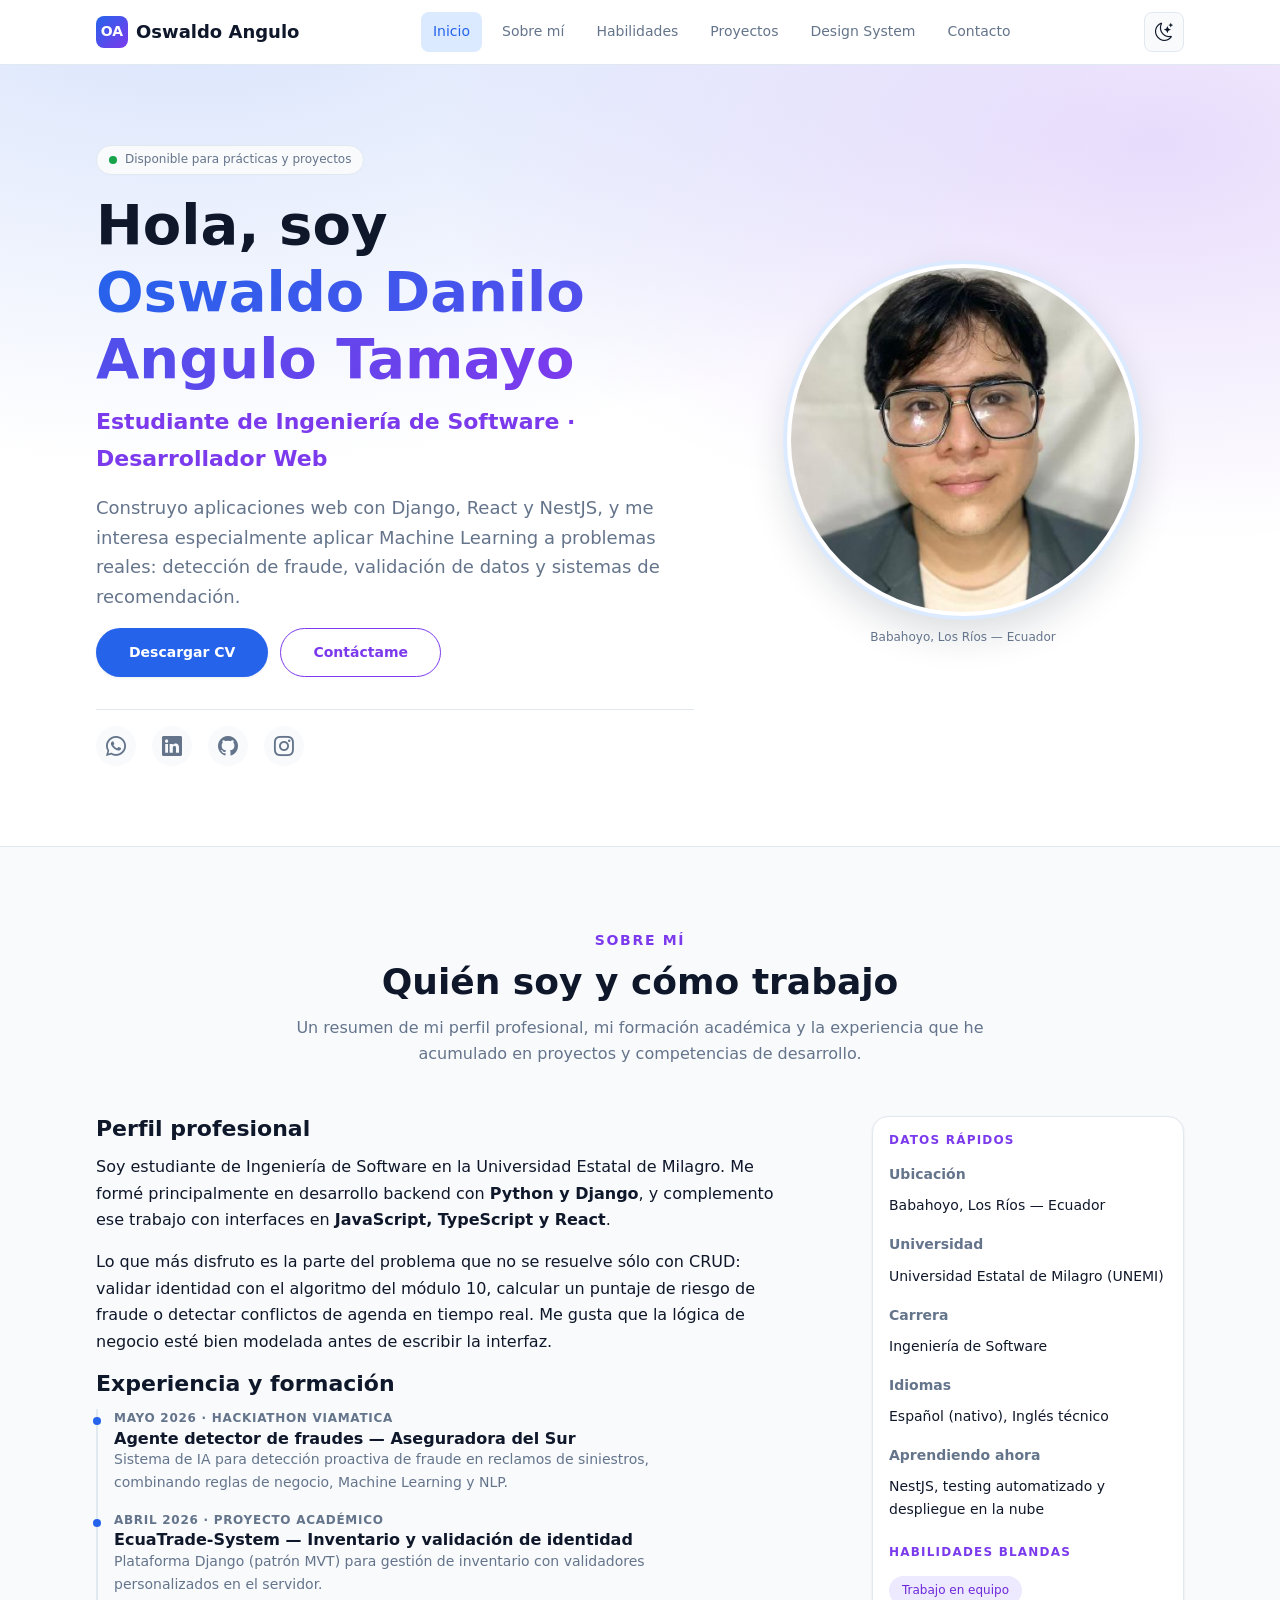
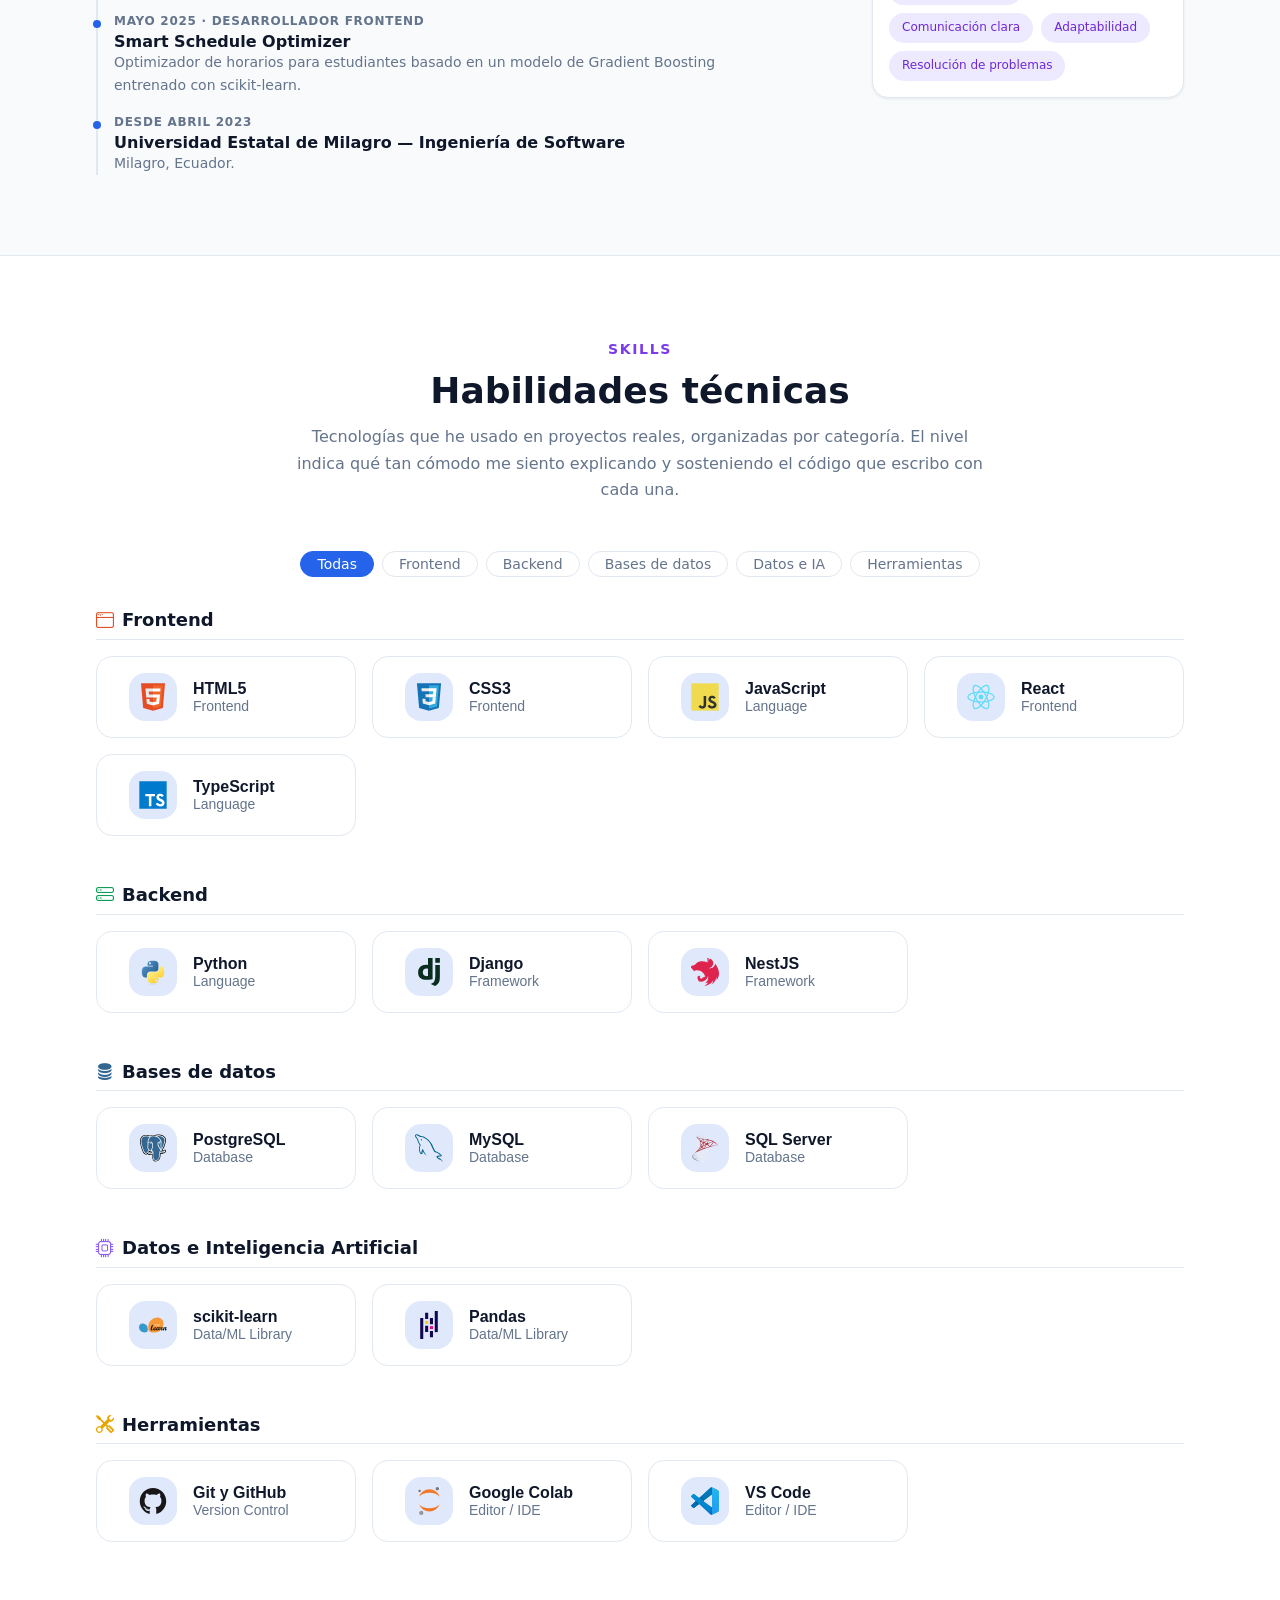
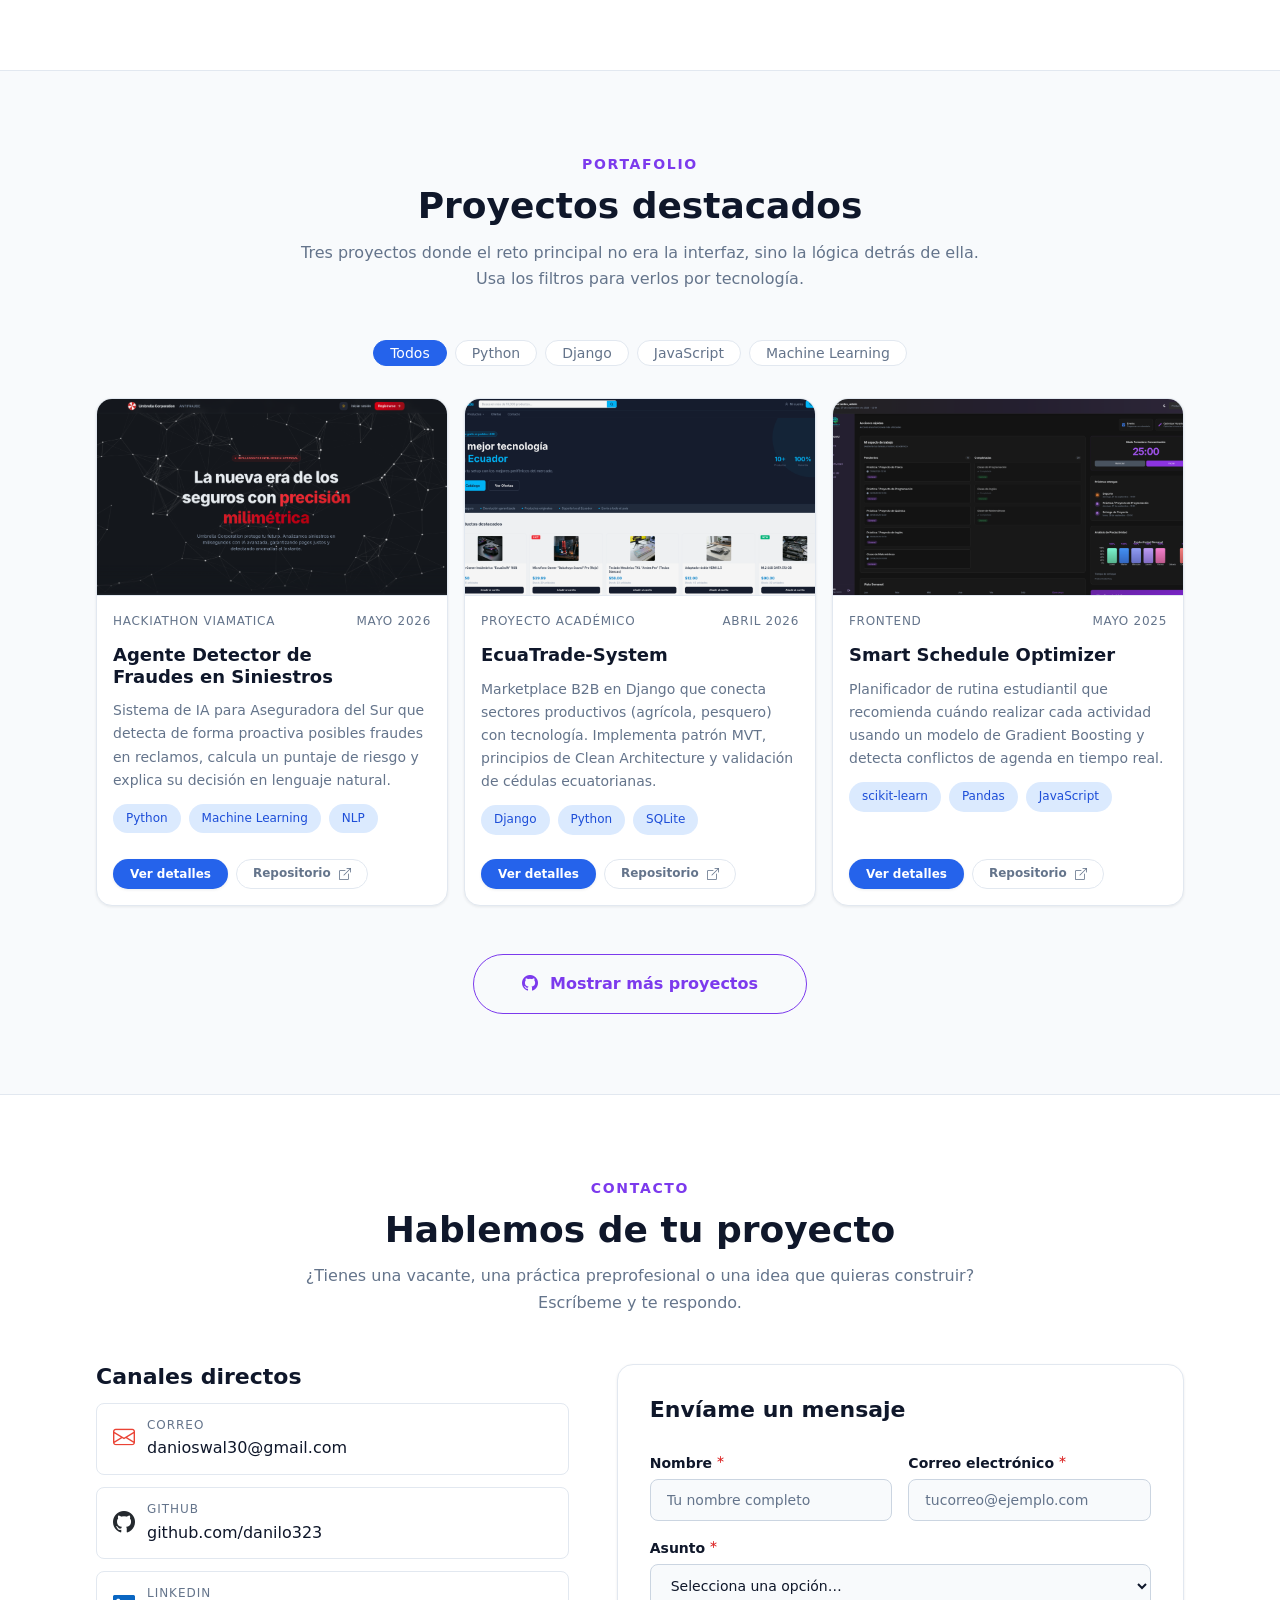
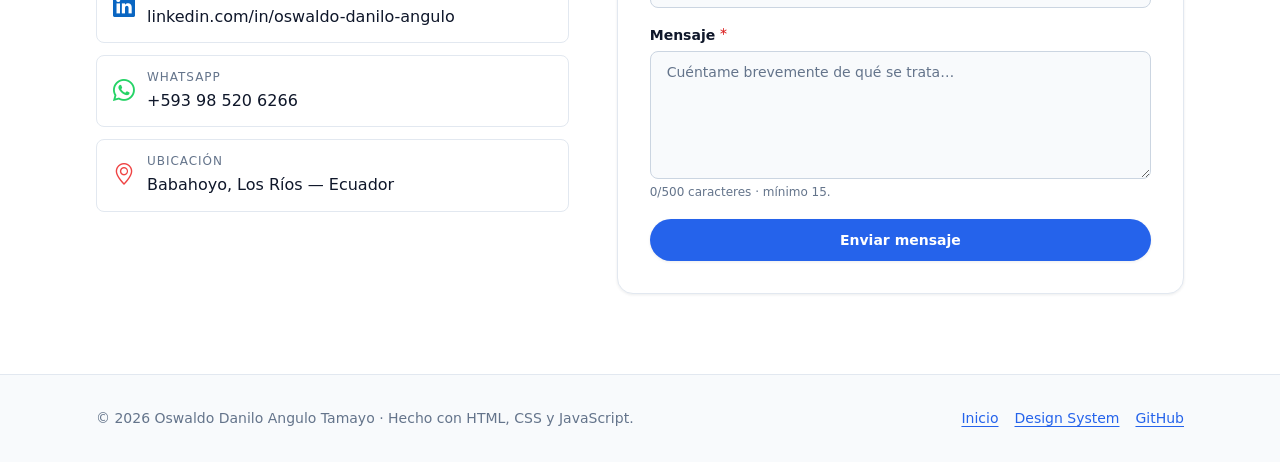
<file: index.html>
<!DOCTYPE html>
<html lang="es">
<head>
  <meta charset="UTF-8">
  <meta name="viewport" content="width=device-width, initial-scale=1.0">
  <meta name="description" content="Portafolio de Oswaldo Danilo Angulo Tamayo, estudiante de Ingeniería de Software y desarrollador web enfocado en Python, Django, JavaScript e Inteligencia Artificial aplicada.">
  <meta name="author" content="Oswaldo Danilo Angulo Tamayo">
  <meta name="theme-color" content="#2563eb">
  <title>Oswaldo Angulo · Desarrollador de Software</title>
  <link rel="icon" href="assets/img/favicon.svg" type="image/svg+xml">
  <link rel="stylesheet" href="assets/vendor/bootstrap-icons/bootstrap-icons.css">
  <link rel="stylesheet" href="css/styles.css">
</head>
<body>
  <a class="skip-link" href="#contenido">Saltar al contenido principal</a>

  <header class="header">
    <div class="container">
      <nav class="navbar" aria-label="Navegación principal">
        <a class="navbar__brand" href="#inicio">
          <span class="navbar__brand-mark" aria-hidden="true">OA</span>
          <span>Oswaldo Angulo</span>
        </a>

        <ul class="navbar__menu" id="nav-menu">
          <li><a class="navbar__link" href="#inicio">Inicio</a></li>
          <li><a class="navbar__link" href="#sobre-mi">Sobre mí</a></li>
          <li><a class="navbar__link" href="#habilidades">Habilidades</a></li>
          <li><a class="navbar__link" href="#proyectos">Proyectos</a></li>
          <li><a class="navbar__link" href="design-system.html">Design System</a></li>
          <li><a class="navbar__link" href="#contacto">Contacto</a></li>
        </ul>

        <div class="navbar__actions">
          <button class="icon-button" id="theme-toggle" type="button"
                  aria-label="Cambiar entre tema claro y oscuro" aria-pressed="false">
            <i class="bi bi-moon-stars" id="theme-icon" aria-hidden="true"></i>
          </button>
          <button class="icon-button navbar__toggle" id="nav-toggle" type="button"
                  aria-label="Abrir menú de navegación" aria-expanded="false" aria-controls="nav-menu">
            <i class="bi bi-list" aria-hidden="true"></i>
          </button>
        </div>
      </nav>
    </div>
  </header>

  <main id="contenido">

    <section class="hero" id="inicio">
      <div class="container">
        <div class="hero__grid">
          <div>
            <p class="hero__status">Disponible para prácticas y proyectos</p>
            <h1>Hola, soy <span class="text-gradient">Oswaldo Danilo Angulo Tamayo</span></h1>
            <p class="hero__role">Estudiante de Ingeniería de Software · Desarrollador Web</p>
            <p class="hero__lead">
              Construyo aplicaciones web con Django, React y NestJS, y me interesa especialmente
              aplicar Machine Learning a problemas reales: detección de fraude, validación de
              datos y sistemas de recomendación.
            </p>

            <div class="hero__actions">
              <a class="btn btn--primary" href="assets/pdf/cv.pdf" download>Descargar CV</a>
              <a class="btn btn--secondary" href="#contacto">Contáctame</a>
            </div>

            <div class="hero__social">
              <a href="https://wa.me/593985206266" aria-label="WhatsApp" target="_blank" rel="noopener noreferrer">
                <i class="bi bi-whatsapp" aria-hidden="true"></i>
              </a>
              <a href="https://www.linkedin.com/in/oswaldo-danilo-angulo-b00823311/" aria-label="LinkedIn" target="_blank" rel="noopener noreferrer">
                <i class="bi bi-linkedin" aria-hidden="true"></i>
              </a>
              <a href="https://github.com/danilo323" aria-label="GitHub" target="_blank" rel="noopener noreferrer">
                <i class="bi bi-github" aria-hidden="true"></i>
              </a>
              <a href="https://www.instagram.com/dany_iyyy/" aria-label="Instagram" target="_blank" rel="noopener noreferrer">
                <i class="bi bi-instagram" aria-hidden="true"></i>
              </a>
            </div>
          </div>

          <figure class="hero__figure">
            <img class="hero__avatar" src="assets/img/img_icon.jpeg"
                 alt="Avatar de Oswaldo Danilo Angulo Tamayo" width="320" height="320">
            <figcaption class="hero__figcaption">Babahoyo, Los Ríos — Ecuador</figcaption>
          </figure>
        </div>
      </div>
    </section>

    <section class="section section--alt" id="sobre-mi">
      <div class="container">
        <header class="section__header reveal">
          <p class="section__eyebrow">Sobre mí</p>
          <h2>Quién soy y cómo trabajo</h2>
          <p class="section__subtitle">
            Un resumen de mi perfil profesional, mi formación académica y la experiencia
            que he acumulado en proyectos y competencias de desarrollo.
          </p>
        </header>

        <div class="about__grid">
          <div class="reveal">
            <h3>Perfil profesional</h3>
            <p>
              Soy estudiante de Ingeniería de Software en la Universidad Estatal de Milagro.
              Me formé principalmente en desarrollo backend con <strong>Python y Django</strong>,
              y complemento ese trabajo con interfaces en <strong>JavaScript, TypeScript y React</strong>.
            </p>
            <p>
              Lo que más disfruto es la parte del problema que no se resuelve sólo con CRUD:
              validar identidad con el algoritmo del módulo 10, calcular un puntaje de riesgo
              de fraude o detectar conflictos de agenda en tiempo real. Me gusta que la lógica
              de negocio esté bien modelada antes de escribir la interfaz.
            </p>

            <h3>Experiencia y formación</h3>
            <ol class="timeline">
              <li class="timeline__item">
                <p class="timeline__date">Mayo 2026 · hackIAthon Viamatica</p>
                <h4 class="timeline__title">Agente detector de fraudes — Aseguradora del Sur</h4>
                <p class="timeline__desc">
                  Sistema de IA para detección proactiva de fraude en reclamos de siniestros,
                  combinando reglas de negocio, Machine Learning y NLP.
                </p>
              </li>
              <li class="timeline__item">
                <p class="timeline__date">Abril 2026 · Proyecto académico</p>
                <h4 class="timeline__title">EcuaTrade-System — Inventario y validación de identidad</h4>
                <p class="timeline__desc">
                  Plataforma Django (patrón MVT) para gestión de inventario con validadores
                  personalizados en el servidor.
                </p>
              </li>
              <li class="timeline__item">
                <p class="timeline__date">Mayo 2025 · Desarrollador Frontend</p>
                <h4 class="timeline__title">Smart Schedule Optimizer</h4>
                <p class="timeline__desc">
                  Optimizador de horarios para estudiantes basado en un modelo de
                  Gradient Boosting entrenado con scikit-learn.
                </p>
              </li>
              <li class="timeline__item">
                <p class="timeline__date">Desde abril 2023</p>
                <h4 class="timeline__title">Universidad Estatal de Milagro — Ingeniería de Software</h4>
                <p class="timeline__desc">Milagro, Ecuador.</p>
              </li>
            </ol>
          </div>

          <aside class="about__aside reveal" aria-label="Datos rápidos del perfil">
            <h3 class="about__aside-title">Datos rápidos</h3>
            <dl class="data-list">
              <dt>Ubicación</dt>
              <dd>Babahoyo, Los Ríos — Ecuador</dd>
              <dt>Universidad</dt>
              <dd>Universidad Estatal de Milagro (UNEMI)</dd>
              <dt>Carrera</dt>
              <dd>Ingeniería de Software</dd>
              <dt>Idiomas</dt>
              <dd>Español (nativo), Inglés técnico</dd>
              <dt>Aprendiendo ahora</dt>
              <dd>NestJS, testing automatizado y despliegue en la nube</dd>
            </dl>

            <h3 class="about__aside-title">Habilidades blandas</h3>
            <ul class="badge-list">
              <li><span class="badge badge--secondary">Trabajo en equipo</span></li>
              <li><span class="badge badge--secondary">Comunicación clara</span></li>
              <li><span class="badge badge--secondary">Adaptabilidad</span></li>
              <li><span class="badge badge--secondary">Resolución de problemas</span></li>
            </ul>
          </aside>
        </div>
      </div>
    </section>

    <section class="section" id="habilidades">
      <div class="container">
        <header class="section__header reveal">
          <p class="section__eyebrow">Skills</p>
          <h2>Habilidades técnicas</h2>
          <p class="section__subtitle">
            Tecnologías que he usado en proyectos reales, organizadas por categoría.
            El nivel indica qué tan cómodo me siento explicando y sosteniendo el código que escribo con cada una.
          </p>
        </header>

        <div class="filters" id="skill-filters" role="group" aria-label="Filtrar habilidades por categoría">
          <button class="filter-btn" type="button" data-filter="all" aria-pressed="true">Todas</button>
          <button class="filter-btn" type="button" data-filter="frontend" aria-pressed="false">Frontend</button>
          <button class="filter-btn" type="button" data-filter="backend" aria-pressed="false">Backend</button>
          <button class="filter-btn" type="button" data-filter="db" aria-pressed="false">Bases de datos</button>
          <button class="filter-btn" type="button" data-filter="ia" aria-pressed="false">Datos e IA</button>
          <button class="filter-btn" type="button" data-filter="tools" aria-pressed="false">Herramientas</button>
        </div>

        <div class="skills__group reveal" data-skill-category="frontend">
          <h3 class="skills__group-title"><i class="bi bi-window icon--frontend" aria-hidden="true"></i> Frontend</h3>
          <div class="skills__grid">
            <button class="skill-card" type="button" data-open-skill="html5">
              <span class="skill-card__icon"><img src="assets/vendor/devicon/html5-original.svg" alt="" width="24" height="24"></span>
              <span class="skill-card__info">
                <span class="skill-card__name">HTML5</span>
                <span class="skill-card__subtitle">Frontend</span>
              </span>
            </button>
            <button class="skill-card" type="button" data-open-skill="css3">
              <span class="skill-card__icon"><img src="assets/vendor/devicon/css3-original.svg" alt="" width="24" height="24"></span>
              <span class="skill-card__info">
                <span class="skill-card__name">CSS3</span>
                <span class="skill-card__subtitle">Frontend</span>
              </span>
            </button>
            <button class="skill-card" type="button" data-open-skill="javascript">
              <span class="skill-card__icon"><img src="assets/vendor/devicon/javascript-original.svg" alt="" width="24" height="24"></span>
              <span class="skill-card__info">
                <span class="skill-card__name">JavaScript</span>
                <span class="skill-card__subtitle">Language</span>
              </span>
            </button>
            <button class="skill-card" type="button" data-open-skill="react">
              <span class="skill-card__icon"><img src="assets/vendor/devicon/react-original.svg" alt="" width="24" height="24"></span>
              <span class="skill-card__info">
                <span class="skill-card__name">React</span>
                <span class="skill-card__subtitle">Frontend</span>
              </span>
            </button>
            <button class="skill-card" type="button" data-open-skill="typescript">
              <span class="skill-card__icon"><img src="assets/vendor/devicon/typescript-original.svg" alt="" width="24" height="24"></span>
              <span class="skill-card__info">
                <span class="skill-card__name">TypeScript</span>
                <span class="skill-card__subtitle">Language</span>
              </span>
            </button>
          </div>
        </div>

        <div class="skills__group reveal" data-skill-category="backend">
          <h3 class="skills__group-title"><i class="bi bi-hdd-stack icon--backend" aria-hidden="true"></i> Backend</h3>
          <div class="skills__grid">
            <button class="skill-card" type="button" data-open-skill="python">
              <span class="skill-card__icon"><img src="assets/vendor/devicon/python-original.svg" alt="" width="24" height="24"></span>
              <span class="skill-card__info">
                <span class="skill-card__name">Python</span>
                <span class="skill-card__subtitle">Language</span>
              </span>
            </button>
            <button class="skill-card" type="button" data-open-skill="django">
              <span class="skill-card__icon"><img src="assets/vendor/devicon/django-plain.svg" class="icon-invert-dark" alt="" width="24" height="24"></span>
              <span class="skill-card__info">
                <span class="skill-card__name">Django</span>
                <span class="skill-card__subtitle">Framework</span>
              </span>
            </button>
            <button class="skill-card" type="button" data-open-skill="nestjs">
              <span class="skill-card__icon"><img src="assets/vendor/devicon/nestjs-original.svg" alt="" width="24" height="24"></span>
              <span class="skill-card__info">
                <span class="skill-card__name">NestJS</span>
                <span class="skill-card__subtitle">Framework</span>
              </span>
            </button>
          </div>
        </div>

        <div class="skills__group reveal" data-skill-category="db">
          <h3 class="skills__group-title"><i class="bi bi-database-fill icon--db" aria-hidden="true"></i> Bases de datos</h3>
          <div class="skills__grid">
            <button class="skill-card" type="button" data-open-skill="postgresql">
              <span class="skill-card__icon"><img src="assets/vendor/devicon/postgresql-original.svg" alt="" width="24" height="24"></span>
              <span class="skill-card__info">
                <span class="skill-card__name">PostgreSQL</span>
                <span class="skill-card__subtitle">Database</span>
              </span>
            </button>
            <button class="skill-card" type="button" data-open-skill="mysql">
              <span class="skill-card__icon"><img src="assets/vendor/devicon/mysql-original.svg" alt="" width="24" height="24"></span>
              <span class="skill-card__info">
                <span class="skill-card__name">MySQL</span>
                <span class="skill-card__subtitle">Database</span>
              </span>
            </button>
            <button class="skill-card" type="button" data-open-skill="sqlserver">
              <span class="skill-card__icon"><img src="assets/vendor/devicon/microsoftsqlserver-original.svg" alt="" width="24" height="24"></span>
              <span class="skill-card__info">
                <span class="skill-card__name">SQL Server</span>
                <span class="skill-card__subtitle">Database</span>
              </span>
            </button>
          </div>
        </div>

        <div class="skills__group reveal" data-skill-category="ia">
          <h3 class="skills__group-title"><i class="bi bi-cpu icon--ia" aria-hidden="true"></i> Datos e Inteligencia Artificial</h3>
          <div class="skills__grid">
            <button class="skill-card" type="button" data-open-skill="scikitlearn">
              <span class="skill-card__icon"><img src="assets/vendor/devicon/scikitlearn-original.svg" alt="" width="24" height="24"></span>
              <span class="skill-card__info">
                <span class="skill-card__name">scikit-learn</span>
                <span class="skill-card__subtitle">Data/ML Library</span>
              </span>
            </button>
            <button class="skill-card" type="button" data-open-skill="pandas">
              <span class="skill-card__icon"><img src="assets/vendor/devicon/pandas-original.svg" alt="" width="24" height="24"></span>
              <span class="skill-card__info">
                <span class="skill-card__name">Pandas</span>
                <span class="skill-card__subtitle">Data/ML Library</span>
              </span>
            </button>

          </div>
        </div>

        <div class="skills__group reveal" data-skill-category="tools">
          <h3 class="skills__group-title"><i class="bi bi-tools icon--tools" aria-hidden="true"></i> Herramientas</h3>
          <div class="skills__grid">
            <button class="skill-card" type="button" data-open-skill="git">
              <span class="skill-card__icon"><img src="assets/vendor/devicon/github-original.svg" class="icon-invert-dark" alt="" width="24" height="24"></span>
              <span class="skill-card__info">
                <span class="skill-card__name">Git y GitHub</span>
                <span class="skill-card__subtitle">Version Control</span>
              </span>
            </button>
            <button class="skill-card" type="button" data-open-skill="colab">
              <span class="skill-card__icon"><img src="assets/vendor/devicon/jupyter-original.svg" alt="" width="24" height="24"></span>
              <span class="skill-card__info">
                <span class="skill-card__name">Google Colab</span>
                <span class="skill-card__subtitle">Editor / IDE</span>
              </span>
            </button>
            <button class="skill-card" type="button" data-open-skill="vscode">
              <span class="skill-card__icon"><img src="assets/vendor/devicon/vscode-original.svg" alt="" width="24" height="24"></span>
              <span class="skill-card__info">
                <span class="skill-card__name">VS Code</span>
                <span class="skill-card__subtitle">Editor / IDE</span>
              </span>
            </button>
          </div>
        </div>
      </div>
    </section>

    <section class="section section--alt" id="proyectos">
      <div class="container">
        <header class="section__header reveal">
          <p class="section__eyebrow">Portafolio</p>
          <h2>Proyectos destacados</h2>
          <p class="section__subtitle">
            Tres proyectos donde el reto principal no era la interfaz, sino la lógica detrás de ella.
            Usa los filtros para verlos por tecnología.
          </p>
        </header>

        <div class="filters" id="project-filters" role="group" aria-label="Filtrar proyectos por tecnología">
          <button class="filter-btn" type="button" data-filter="all" aria-pressed="true">Todos</button>
          <button class="filter-btn" type="button" data-filter="python" aria-pressed="false">Python</button>
          <button class="filter-btn" type="button" data-filter="django" aria-pressed="false">Django</button>
          <button class="filter-btn" type="button" data-filter="javascript" aria-pressed="false">JavaScript</button>
          <button class="filter-btn" type="button" data-filter="ml" aria-pressed="false">Machine Learning</button>
        </div>

        <div class="projects__grid" id="projects-grid">

          <article class="card project-card reveal" data-tech="python ml django"
                   data-project="fraude">
            <figure class="project-card__figure">
              <img class="project-card__image" src="assets/img/proyecto_fraude.png"
                   alt="Captura del panel de puntaje de riesgo del detector de fraudes en siniestros"
                   width="640" height="400" loading="lazy">
              <figcaption class="project-card__caption">Panel de puntaje de riesgo y explicación del agente</figcaption>
            </figure>
            <div class="card__body">
              <p class="project-card__meta">
                <span>hackIAthon Viamatica</span>
                <span>Mayo 2026</span>
              </p>
              <h3 class="card__title">Agente Detector de Fraudes en Siniestros</h3>
              <p class="card__text">
                Sistema de IA para Aseguradora del Sur que detecta de forma proactiva posibles
                fraudes en reclamos, calcula un puntaje de riesgo y explica su decisión en
                lenguaje natural.
              </p>
              <ul class="badge-list">
                <li><span class="badge badge--primary">Python</span></li>
                <li><span class="badge badge--primary">Machine Learning</span></li>
                <li><span class="badge badge--primary">NLP</span></li>
              </ul>
              <div class="card__footer">
                <button class="btn btn--primary btn--sm" type="button" data-open-project="fraude">
                  Ver detalles
                </button>
                <a class="btn btn--ghost btn--sm" href="https://github.com/danilo323/Aseguradora-Del-Sur"
                   target="_blank" rel="noopener noreferrer">Repositorio <i class="bi bi-box-arrow-up-right" aria-hidden="true"></i></a>
              </div>
            </div>
          </article>

          <article class="card project-card reveal" data-tech="python django"
                   data-project="ecuatrade">
            <figure class="project-card__figure">
              <img class="project-card__image" src="assets/img/proyecto_ecuatrade.png"
                   alt="Captura del listado de inventario de EcuaTrade-System con validación de cédula"
                   width="640" height="400" loading="lazy">
              <figcaption class="project-card__caption">Listado de inventario con validación de cédula</figcaption>
            </figure>
            <div class="card__body">
              <p class="project-card__meta">
                <span>Proyecto académico</span>
                <span>Abril 2026</span>
              </p>
              <h3 class="card__title">EcuaTrade-System</h3>
              <p class="card__text">
                Marketplace B2B en Django que conecta sectores productivos (agrícola, pesquero) con tecnología. Implementa patrón MVT, principios de Clean Architecture y validación de cédulas ecuatorianas.
              </p>
              <ul class="badge-list">
                <li><span class="badge badge--primary">Django</span></li>
                <li><span class="badge badge--primary">Python</span></li>
                <li><span class="badge badge--primary">SQLite</span></li>
              </ul>
              <div class="card__footer">
                <button class="btn btn--primary btn--sm" type="button" data-open-project="ecuatrade">
                  Ver detalles
                </button>
                <a class="btn btn--ghost btn--sm" href="https://github.com/danilo323/EcuaTrade-System"
                   target="_blank" rel="noopener noreferrer">Repositorio <i class="bi bi-box-arrow-up-right" aria-hidden="true"></i></a>
              </div>
            </div>
          </article>

          <article class="card project-card reveal" data-tech="python ml javascript"
                   data-project="schedule">
            <figure class="project-card__figure">
              <img class="project-card__image" src="assets/img/proyecto_aipowerning.png"
                   alt="Captura del calendario del optimizador inteligente de horarios estudiantiles"
                   width="640" height="400" loading="lazy">
              <figcaption class="project-card__caption">Calendario semanal con detección de conflictos</figcaption>
            </figure>
            <div class="card__body">
              <p class="project-card__meta">
                <span>Frontend</span>
                <span>Mayo 2025</span>
              </p>
              <h3 class="card__title">Smart Schedule Optimizer</h3>
              <p class="card__text">
                Planificador de rutina estudiantil que recomienda cuándo realizar cada actividad
                usando un modelo de Gradient Boosting y detecta conflictos de agenda en tiempo real.
              </p>
              <ul class="badge-list">
                <li><span class="badge badge--primary">scikit-learn</span></li>
                <li><span class="badge badge--primary">Pandas</span></li>
                <li><span class="badge badge--primary">JavaScript</span></li>
              </ul>
              <div class="card__footer">
                <button class="btn btn--primary btn--sm" type="button" data-open-project="schedule">
                  Ver detalles
                </button>
                <a class="btn btn--ghost btn--sm" href="https://github.com/danilo323/AI-powered_routine_planner_system"
                   target="_blank" rel="noopener noreferrer">Repositorio <i class="bi bi-box-arrow-up-right" aria-hidden="true"></i></a>
              </div>
            </div>
          </article>

        </div>

        <p class="projects__empty" id="projects-empty" hidden>
          No hay proyectos que coincidan con este filtro.
        </p>

        <div class="projects__more reveal">
          <a class="btn btn--secondary btn--lg" href="https://github.com/danilo323" target="_blank" rel="noopener noreferrer">
            <i class="bi bi-github" aria-hidden="true"></i> Mostrar más proyectos
          </a>
        </div>
      </div>
    </section>

    <section class="section" id="contacto">
      <div class="container">
        <header class="section__header reveal">
          <p class="section__eyebrow">Contacto</p>
          <h2>Hablemos de tu proyecto</h2>
          <p class="section__subtitle">
            ¿Tienes una vacante, una práctica preprofesional o una idea que quieras construir?
            Escríbeme y te respondo.
          </p>
        </header>

        <div class="contact__grid">
          <div class="reveal">
            <h3>Canales directos</h3>
            <ul class="contact__list">
              <li>
                <a class="contact__item" href="mailto:danioswal30@gmail.com">
                  <span class="contact__item-icon icon--mail" aria-hidden="true"><i class="bi bi-envelope"></i></span>
                  <span>
                    <span class="contact__item-label">Correo</span>
                    danioswal30@gmail.com
                  </span>
                </a>
              </li>
              <li>
                <a class="contact__item" href="https://github.com/danilo323"
                   target="_blank" rel="noopener noreferrer">
                  <span class="contact__item-icon icon--github" aria-hidden="true"><i class="bi bi-github"></i></span>
                  <span>
                    <span class="contact__item-label">GitHub</span>
                    github.com/danilo323
                  </span>
                </a>
              </li>
              <li>
                <a class="contact__item" href="https://www.linkedin.com/in/oswaldo-danilo-angulo-b00823311/"
                   target="_blank" rel="noopener noreferrer">
                  <span class="contact__item-icon icon--linkedin" aria-hidden="true"><i class="bi bi-linkedin"></i></span>
                  <span>
                    <span class="contact__item-label">LinkedIn</span>
                    linkedin.com/in/oswaldo-danilo-angulo
                  </span>
                </a>
              </li>
              <li>
                <a class="contact__item" href="https://wa.me/593985206266"
                   target="_blank" rel="noopener noreferrer">
                  <span class="contact__item-icon icon--whatsapp" aria-hidden="true"><i class="bi bi-whatsapp"></i></span>
                  <span>
                    <span class="contact__item-label">WhatsApp</span>
                    +593 98 520 6266
                  </span>
                </a>
              </li>
              <li>
                <span class="contact__item">
                  <span class="contact__item-icon icon--place" aria-hidden="true"><i class="bi bi-geo-alt"></i></span>
                  <span>
                    <span class="contact__item-label">Ubicación</span>
                    Babahoyo, Los Ríos — Ecuador
                  </span>
                </span>
              </li>
            </ul>
          </div>

          <form class="form reveal" id="contact-form" novalidate>
            <h3>Envíame un mensaje</h3>

            <div class="form__row">
              <div class="field">
                <label class="field__label" for="nombre">
                  Nombre <i class="bi bi-asterisk field__required" aria-hidden="true"></i>
                </label>
                <input class="input" type="text" id="nombre" name="nombre"
                       placeholder="Tu nombre completo" required minlength="3"
                       autocomplete="name" aria-describedby="error-nombre">
                <p class="field__error" id="error-nombre"></p>
              </div>

              <div class="field">
                <label class="field__label" for="email">
                  Correo electrónico <i class="bi bi-asterisk field__required" aria-hidden="true"></i>
                </label>
                <input class="input" type="email" id="email" name="email"
                       placeholder="tucorreo@ejemplo.com" required
                       autocomplete="email" aria-describedby="error-email">
                <p class="field__error" id="error-email"></p>
              </div>
            </div>

            <div class="field">
              <label class="field__label" for="asunto">
                Asunto <i class="bi bi-asterisk field__required" aria-hidden="true"></i>
              </label>
              <select class="select" id="asunto" name="asunto" required aria-describedby="error-asunto">
                <option value="">Selecciona una opción…</option>
                <option value="trabajo">Oportunidad laboral o práctica</option>
                <option value="proyecto">Colaboración en un proyecto</option>
                <option value="otro">Otro</option>
              </select>
              <p class="field__error" id="error-asunto"></p>
            </div>

            <div class="field">
              <label class="field__label" for="mensaje">
                Mensaje <i class="bi bi-asterisk field__required" aria-hidden="true"></i>
              </label>
              <textarea class="textarea" id="mensaje" name="mensaje" rows="5"
                        placeholder="Cuéntame brevemente de qué se trata…"
                        required minlength="15" maxlength="500"
                        aria-describedby="hint-mensaje error-mensaje"></textarea>
              <p class="field__hint" id="hint-mensaje">
                <span id="contador-mensaje">0</span>/500 caracteres · mínimo 15.
              </p>
              <p class="field__error" id="error-mensaje"></p>
            </div>

            <p class="form__status" id="form-status" role="status" aria-live="polite" hidden></p>

            <button class="btn btn--primary btn--block" type="submit">Enviar mensaje</button>
          </form>
        </div>
      </div>
    </section>

  </main>

  <footer class="footer">
    <div class="container footer__inner">
      <p class="footer__text">
        © <span id="anio-actual">2026</span> Oswaldo Danilo Angulo Tamayo · Hecho con HTML, CSS y JavaScript.
      </p>
      <ul class="footer__links">
        <li><a href="#inicio">Inicio</a></li>
        <li><a href="design-system.html">Design System</a></li>
        <li><a href="https://github.com/danilo323" target="_blank" rel="noopener noreferrer">GitHub</a></li>
      </ul>
    </div>
  </footer>

  <dialog class="modal" id="info-modal" aria-labelledby="modal-title">
    <div class="modal__header">
      <h2 class="modal__title" id="modal-title">Detalle del proyecto</h2>
      <button class="icon-button" type="button" id="modal-close" data-close-modal aria-label="Cerrar ventana de detalle">
        <i class="bi bi-x-lg" aria-hidden="true"></i>
      </button>
    </div>
    <div class="modal__body" id="modal-body"></div>
    <div class="modal__footer" id="modal-footer"></div>
  </dialog>

  <button class="icon-button back-to-top" id="back-to-top" type="button" aria-label="Volver al inicio de la página">
    <i class="bi bi-arrow-up" aria-hidden="true"></i>
  </button>

  <script src="js/main.js"></script>
</body>
</html>
</file>
<file: css/styles.css>
:root {
  --color-primary: #2563eb;
  --color-primary-hover: #1d4ed8;
  --color-primary-soft: #dbeafe;
  --color-secondary: #7c3aed;
  --color-secondary-hover: #6d28d9;
  --color-secondary-soft: #ede9fe;
  --color-accent: #0d9488;

  --color-background: #ffffff;
  --color-surface: #f8fafc;
  --color-surface-alt: #f1f5f9;
  --color-border: #e2e8f0;
  --color-border-strong: #cbd5e1;

  --color-text: #0f172a;
  --color-text-muted: #64748b;
  --color-text-inverse: #ffffff;

  --color-success: #16a34a;
  --color-warning: #d97706;
  --color-danger: #dc2626;

  --gradient-brand: linear-gradient(135deg, var(--color-primary), var(--color-secondary));

  --font-primary: "Segoe UI", system-ui, -apple-system, Roboto, Helvetica, Arial, sans-serif;
  --font-mono: "Cascadia Code", "Fira Code", Consolas, "Courier New", monospace;

  --text-xs: 0.75rem;
  --text-sm: 0.875rem;
  --text-base: 1rem;
  --text-lg: 1.125rem;
  --text-xl: 1.375rem;
  --text-2xl: 1.75rem;
  --text-3xl: 2.25rem;
  --text-4xl: clamp(2.25rem, 6vw, 3.5rem);

  --weight-regular: 400;
  --weight-medium: 500;
  --weight-semibold: 600;
  --weight-bold: 700;

  --leading-tight: 1.2;
  --leading-normal: 1.65;

  --space-2xs: 0.25rem;
  --space-xs: 0.5rem;
  --space-sm: 0.75rem;
  --space-md: 1rem;
  --space-lg: 2rem;
  --space-xl: 3rem;
  --space-2xl: 5rem;

  --border-width: 1px;
  --radius-sm: 0.5rem;
  --radius-md: 1rem;
  --radius-lg: 1.5rem;
  --radius-full: 999px;

  --shadow-sm: 0 1px 3px rgb(15 23 42 / 0.08);
  --shadow-card: 0 4px 12px rgb(15 23 42 / 0.1);
  --shadow-lg: 0 16px 40px rgb(15 23 42 / 0.16);

  --color-tech-html: #e34f26;
  --color-tech-django: #0c9d58;
  --color-tech-postgres: #336791;
  --color-tech-pandas: #8b5cf6;
  --color-tech-colab: #e8a400;
  --color-tech-github: #24292e;
  --color-tech-linkedin: #0a66c2;
  --color-tech-whatsapp: #25d366;
  --color-tech-mail: #ea4335;
  --color-tech-place: #ef4444;

  --container-max: 1120px;
  --header-height: 4rem;
  --measure: 68ch;

  --transition-fast: 150ms ease;
  --transition-base: 250ms ease;
}

[data-theme="dark"] {
  --color-primary: #60a5fa;
  --color-primary-hover: #93c5fd;
  --color-primary-soft: #1e3a8a;
  --color-secondary: #a78bfa;
  --color-secondary-hover: #c4b5fd;
  --color-secondary-soft: #4c1d95;
  --color-accent: #2dd4bf;

  --color-background: #0b1120;
  --color-surface: #111a2e;
  --color-surface-alt: #18233d;
  --color-border: #1e2c48;
  --color-border-strong: #33436b;

  --color-text: #e2e8f0;
  --color-text-muted: #94a3b8;
  --color-text-inverse: #0b1120;

  --color-tech-postgres: #7aa8d8;
  --color-tech-github: #f0f6fc;
  --color-tech-linkedin: #4a9de8;
  --color-tech-django: #22c07a;

  --shadow-sm: 0 1px 3px rgb(0 0 0 / 0.5);
  --shadow-card: 0 4px 12px rgb(0 0 0 / 0.55);
  --shadow-lg: 0 16px 40px rgb(0 0 0 / 0.6);
}

*,
*::before,
*::after {
  box-sizing: border-box;
}

html {
  scroll-behavior: smooth;
  scroll-padding-top: calc(var(--header-height) + var(--space-md));
  -webkit-text-size-adjust: 100%;
}

body {
  margin: 0;
  font-family: var(--font-primary);
  font-size: var(--text-base);
  line-height: var(--leading-normal);
  color: var(--color-text);
  background-color: var(--color-background);
  overflow-x: hidden;
  transition: background-color var(--transition-base), color var(--transition-base);
}

h1, h2, h3, h4, h5, h6 {
  margin: 0 0 var(--space-sm);
  line-height: var(--leading-tight);
  font-weight: var(--weight-bold);
  color: var(--color-text);
  text-wrap: balance;
}

h1 { font-size: var(--text-4xl); }
h2 { font-size: var(--text-3xl); }
h3 { font-size: var(--text-xl); }
h4 { font-size: var(--text-lg); }

p {
  margin: 0 0 var(--space-md);
  max-width: var(--measure);
}

a {
  color: var(--color-primary);
  text-decoration-thickness: 1px;
  text-underline-offset: 3px;
  transition: color var(--transition-fast);
}

a:hover { color: var(--color-secondary); }

img {
  max-width: 100%;
  height: auto;
  display: block;
}

ul, ol { margin: 0 0 var(--space-md); padding-left: var(--space-md); }

figure { margin: 0; }

:where(a, button, input, textarea, select, [tabindex]):focus-visible {
  outline: 3px solid var(--color-secondary);
  outline-offset: 2px;
  border-radius: var(--radius-sm);
}

@media (prefers-reduced-motion: reduce) {
  html { scroll-behavior: auto; }
  *, *::before, *::after {
    animation-duration: 0.01ms !important;
    transition-duration: 0.01ms !important;
  }
}

.container {
  width: 100%;
  max-width: var(--container-max);
  margin-inline: auto;
  padding-inline: var(--space-md);
}

.section {
  padding-block: var(--space-2xl);
}

.section--alt {
  background-color: var(--color-surface);
  border-block: var(--border-width) solid var(--color-border);
}

.section__header {
  margin-bottom: var(--space-xl);
  text-align: center;
}

.section__eyebrow {
  display: inline-block;
  margin-bottom: var(--space-xs);
  font-size: var(--text-sm);
  font-weight: var(--weight-semibold);
  letter-spacing: 0.12em;
  text-transform: uppercase;
  color: var(--color-secondary);
}

.section__subtitle {
  margin-inline: auto;
  color: var(--color-text-muted);
  max-width: var(--measure);
}

.text-muted { color: var(--color-text-muted); }

.text-gradient {
  background: var(--gradient-brand);
  -webkit-background-clip: text;
  background-clip: text;
  color: transparent;
}

.skip-link {
  position: absolute;
  left: var(--space-md);
  top: -100px;
  z-index: 200;
  padding: var(--space-xs) var(--space-md);
  background-color: var(--color-primary);
  color: var(--color-text-inverse);
  border-radius: var(--radius-sm);
  transition: top var(--transition-fast);
}

.skip-link:focus {
  top: var(--space-xs);
  color: var(--color-text-inverse);
}

.reveal {
  opacity: 0;
  transform: translateY(24px);
  transition: opacity 600ms ease, transform 600ms ease;
}

.reveal.is-visible {
  opacity: 1;
  transform: none;
}

.header {
  position: sticky;
  top: 0;
  z-index: 100;
  background-color: color-mix(in srgb, var(--color-background) 88%, transparent);
  backdrop-filter: blur(12px);
  border-bottom: var(--border-width) solid var(--color-border);
}

.navbar {
  display: flex;
  align-items: center;
  justify-content: space-between;
  gap: var(--space-md);
  min-height: var(--header-height);
}

.navbar__brand {
  display: inline-flex;
  align-items: center;
  gap: var(--space-xs);
  font-weight: var(--weight-bold);
  font-size: var(--text-lg);
  color: var(--color-text);
  text-decoration: none;
}

.navbar__brand-mark {
  display: grid;
  place-items: center;
  width: 2rem;
  height: 2rem;
  border-radius: var(--radius-sm);
  background: var(--gradient-brand);
  color: #ffffff;
  font-size: var(--text-sm);
  font-weight: var(--weight-bold);
}

.navbar__menu {
  display: flex;
  align-items: center;
  gap: var(--space-xs);
  margin: 0;
  padding: 0;
  list-style: none;
}

.navbar__link {
  display: block;
  padding: var(--space-xs) var(--space-sm);
  border-radius: var(--radius-sm);
  font-size: var(--text-sm);
  font-weight: var(--weight-medium);
  color: var(--color-text-muted);
  text-decoration: none;
  transition: color var(--transition-fast), background-color var(--transition-fast);
}

.navbar__link:hover,
.navbar__link:focus-visible {
  color: var(--color-text);
  background-color: var(--color-surface-alt);
}

.navbar__link.is-active {
  color: var(--color-primary);
  background-color: var(--color-primary-soft);
}

.navbar__actions {
  display: flex;
  align-items: center;
  gap: var(--space-xs);
}

.icon-button {
  display: grid;
  place-items: center;
  width: 2.5rem;
  height: 2.5rem;
  padding: 0;
  border: var(--border-width) solid var(--color-border);
  border-radius: var(--radius-sm);
  background-color: var(--color-surface);
  color: var(--color-text);
  font-size: var(--text-lg);
  line-height: 1;
  cursor: pointer;
  transition: background-color var(--transition-fast), border-color var(--transition-fast),
              transform var(--transition-fast);
}

.icon-button:hover {
  background-color: var(--color-surface-alt);
  border-color: var(--color-border-strong);
  transform: translateY(-2px);
}

.navbar__toggle { display: none; }

.btn {
  display: inline-flex;
  align-items: center;
  justify-content: center;
  gap: var(--space-xs);
  padding: var(--space-sm) var(--space-lg);
  border: var(--border-width) solid transparent;
  border-radius: var(--radius-full);
  font-family: inherit;
  font-size: var(--text-sm);
  font-weight: var(--weight-semibold);
  text-decoration: none;
  cursor: pointer;
  transition: background-color var(--transition-fast), color var(--transition-fast),
              border-color var(--transition-fast), transform var(--transition-fast),
              box-shadow var(--transition-fast);
}

.btn:hover { transform: translateY(-2px); }
.btn:active { transform: translateY(0); }

.btn--primary {
  background-color: var(--color-primary);
  color: #ffffff;
  box-shadow: var(--shadow-sm);
}

.btn--primary:hover {
  background-color: var(--color-primary-hover);
  color: #ffffff;
  box-shadow: var(--shadow-card);
}

.btn--secondary {
  background-color: transparent;
  color: var(--color-secondary);
  border-color: var(--color-secondary);
}

.btn--secondary:hover {
  background-color: var(--color-secondary);
  color: #ffffff;
}

.btn--ghost {
  background-color: transparent;
  color: var(--color-text-muted);
  border-color: var(--color-border);
}

.btn--ghost:hover {
  color: var(--color-text);
  background-color: var(--color-surface-alt);
}

.btn--sm { padding: var(--space-2xs) var(--space-md); font-size: var(--text-xs); }
.btn--lg { padding: var(--space-md) var(--space-xl); font-size: var(--text-base); }

.btn--block { width: 100%; }

.btn[disabled],
.btn[aria-disabled="true"] {
  opacity: 0.55;
  cursor: not-allowed;
  transform: none;
}

.badge {
  display: inline-flex;
  align-items: center;
  gap: var(--space-2xs);
  padding: var(--space-2xs) var(--space-sm);
  border: var(--border-width) solid var(--color-border);
  border-radius: var(--radius-full);
  background-color: var(--color-surface);
  font-size: var(--text-xs);
  font-weight: var(--weight-medium);
  color: var(--color-text-muted);
  white-space: nowrap;
}

.badge--primary {
  background-color: var(--color-primary-soft);
  border-color: transparent;
  color: var(--color-primary-hover);
}

[data-theme="dark"] .badge--primary { color: #ffffff; }

.badge--secondary {
  background-color: var(--color-secondary-soft);
  border-color: transparent;
  color: var(--color-secondary-hover);
}

[data-theme="dark"] .badge--secondary { color: #ffffff; }

[data-theme="dark"] .icon-invert-dark {
  filter: invert(1) brightness(1.5);
}

.badge-list {
  display: flex;
  flex-wrap: wrap;
  gap: var(--space-xs);
  margin: 0;
  padding: 0;
  list-style: none;
}

.card {
  display: flex;
  flex-direction: column;
  background-color: var(--color-background);
  border: var(--border-width) solid var(--color-border);
  border-radius: var(--radius-md);
  box-shadow: var(--shadow-sm);
  overflow: hidden;
  transition: transform var(--transition-base), box-shadow var(--transition-base),
              border-color var(--transition-base);
}

.card:hover {
  transform: translateY(-4px);
  box-shadow: var(--shadow-card);
  border-color: var(--color-border-strong);
}

.card__body {
  display: flex;
  flex-direction: column;
  flex: 1;
  gap: var(--space-sm);
  padding: var(--space-md);
}

.card__title { margin: 0; font-size: var(--text-lg); }

.card__text {
  margin: 0;
  font-size: var(--text-sm);
  color: var(--color-text-muted);
}

.card__footer {
  display: flex;
  flex-wrap: wrap;
  gap: var(--space-xs);
  margin-top: auto;
  padding-top: var(--space-sm);
}

.project-card__figure {
  margin: 0;
  aspect-ratio: 16 / 9;
  overflow: hidden;
  position: relative;
  background-color: var(--color-surface-alt);
  border-bottom: var(--border-width) solid var(--color-border);
}

.project-card__figure::after {
  content: "";
  position: absolute;
  inset: 0;
  background: linear-gradient(to top, rgba(var(--color-primary-rgb, 0,0,0), 0.15), transparent);
  pointer-events: none;
  opacity: 0;
  transition: opacity 0.5s ease;
}

.card:hover .project-card__figure::after {
  opacity: 1;
}

.project-card__image {
  width: 100%;
  height: 100%;
  object-fit: cover;
  object-position: top center;
  filter: brightness(0.96);
  transition: transform 0.6s cubic-bezier(0.2, 0.8, 0.2, 1), filter 0.6s ease;
}

.card:hover .project-card__image { 
  transform: scale(1.05);
  filter: brightness(1.02);
}

.project-card__meta {
  margin: 0;
  display: flex;
  align-items: center;
  justify-content: space-between;
  gap: var(--space-xs);
  font-size: var(--text-xs);
  color: var(--color-text-muted);
  text-transform: uppercase;
  letter-spacing: 0.06em;
}

.project-card.is-hidden,
.skills__group.is-hidden { display: none; }

.skill-card {
  display: flex;
  align-items: center;
  gap: var(--space-md);
  padding: var(--space-md) var(--space-lg);
  background-color: transparent;
  border: var(--border-width) solid var(--color-border);
  border-radius: var(--radius-md);
  transition: border-color var(--transition-fast), background-color var(--transition-fast);
  cursor: pointer;
  text-align: left;
  width: 100%;
}

.skill-card:hover,
.skill-card:focus-visible {
  border-color: var(--color-primary);
  background-color: var(--color-surface);
  outline: none;
}

.skill-card__icon {
  margin: 0;
  display: grid;
  place-items: center;
  flex-shrink: 0;
  width: 3rem;
  height: 3rem;
  border-radius: var(--radius-md);
  color: var(--icon-color, var(--color-primary));
  background-color: color-mix(in srgb, var(--icon-color, var(--color-primary)) 14%, transparent);
}

.skill-card__icon img {
  width: 1.75rem;
  height: 1.75rem;
  object-fit: contain;
}

.skill-card__info {
  display: flex;
  flex-direction: column;
}

.skill-card__name {
  margin: 0;
  font-size: var(--text-base);
  font-weight: var(--weight-semibold);
  color: var(--color-text);
}

.skill-card__subtitle {
  margin: 0;
  font-size: var(--text-sm);
  color: var(--color-text-muted);
}

.progress {
  height: 0.375rem;
  border-radius: var(--radius-full);
  background-color: var(--color-surface-alt);
  overflow: hidden;
}

.progress__bar {
  display: block;
  height: 100%;
  width: 0;
  border-radius: var(--radius-full);
  background: var(--gradient-brand);
  transition: width 900ms ease;
}

.form {
  display: grid;
  gap: var(--space-md);
  padding: var(--space-lg);
  background-color: var(--color-background);
  border: var(--border-width) solid var(--color-border);
  border-radius: var(--radius-md);
  box-shadow: var(--shadow-sm);
}

.form__row {
  display: grid;
  gap: var(--space-md);
}

.field {
  display: flex;
  flex-direction: column;
  gap: var(--space-2xs);
}

.field__label {
  font-size: var(--text-sm);
  font-weight: var(--weight-semibold);
}

.field__required {
  font-size: 0.5em;
  vertical-align: super;
  color: var(--color-danger);
}

.input,
.textarea,
.select {
  width: 100%;
  padding: var(--space-sm) var(--space-md);
  font-family: inherit;
  font-size: var(--text-sm);
  color: var(--color-text);
  background-color: var(--color-surface);
  border: var(--border-width) solid var(--color-border-strong);
  border-radius: var(--radius-sm);
  transition: border-color var(--transition-fast), box-shadow var(--transition-fast);
}

.input::placeholder,
.textarea::placeholder { color: var(--color-text-muted); }

.input:focus,
.textarea:focus,
.select:focus {
  outline: none;
  border-color: var(--color-primary);
  box-shadow: 0 0 0 3px color-mix(in srgb, var(--color-primary) 25%, transparent);
}

.textarea {
  min-height: 8rem;
  resize: vertical;
}

.field__hint {
  margin: 0;
  font-size: var(--text-xs);
  color: var(--color-text-muted);
}

.field__error {
  margin: 0;
  display: none;
  font-size: var(--text-xs);
  font-weight: var(--weight-medium);
  color: var(--color-danger);
}

.field.has-error .input,
.field.has-error .textarea,
.field.has-error .select {
  border-color: var(--color-danger);
}

.field.has-error .field__error { display: block; }

.form__status {
  margin: 0;
  padding: var(--space-sm) var(--space-md);
  border-radius: var(--radius-sm);
  font-size: var(--text-sm);
  font-weight: var(--weight-medium);
}

.form__status[data-state="success"] {
  background-color: color-mix(in srgb, var(--color-success) 15%, transparent);
  color: var(--color-success);
}

.form__status[data-state="error"] {
  background-color: color-mix(in srgb, var(--color-danger) 15%, transparent);
  color: var(--color-danger);
}

.modal {
  width: min(42rem, 92vw);
  padding: 0;
  border: var(--border-width) solid var(--color-border);
  border-radius: var(--radius-md);
  background-color: var(--color-background);
  color: var(--color-text);
  box-shadow: var(--shadow-lg);
}

.modal::backdrop {
  background-color: rgb(15 23 42 / 0.65);
  backdrop-filter: blur(3px);
}

.modal__header {
  display: flex;
  align-items: flex-start;
  justify-content: space-between;
  gap: var(--space-md);
  padding: var(--space-md) var(--space-md) 0;
}

.modal__body { padding: var(--space-md); }

.modal__section { margin-bottom: var(--space-md); }

.modal__section-title {
  margin: 0 0 var(--space-2xs);
  font-size: var(--text-xs);
  font-weight: var(--weight-bold);
  letter-spacing: 0.1em;
  text-transform: uppercase;
  color: var(--color-secondary);
}

.modal__level { margin-bottom: var(--space-xs); }

.modal__progress { margin-bottom: var(--space-md); }

.modal__footer {
  display: flex;
  flex-wrap: wrap;
  gap: var(--space-xs);
  padding: 0 var(--space-md) var(--space-md);
}

.back-to-top {
  position: fixed;
  right: var(--space-md);
  bottom: var(--space-md);
  z-index: 90;
  width: 2.75rem;
  height: 2.75rem;
  opacity: 0;
  visibility: hidden;
  box-shadow: var(--shadow-card);
  transition: opacity var(--transition-base), visibility var(--transition-base),
              transform var(--transition-fast);
}

.back-to-top.is-visible {
  opacity: 1;
  visibility: visible;
}

.hero {
  position: relative;
  padding-block: var(--space-2xl);
  background:
    radial-gradient(60rem 30rem at 15% -10%, color-mix(in srgb, var(--color-primary) 18%, transparent), transparent),
    radial-gradient(45rem 25rem at 90% 10%, color-mix(in srgb, var(--color-secondary) 18%, transparent), transparent);
}

.hero__grid {
  display: grid;
  gap: var(--space-xl);
  align-items: center;
}

.hero__status {
  display: inline-flex;
  align-items: center;
  gap: var(--space-xs);
  margin-bottom: var(--space-md);
  padding: var(--space-2xs) var(--space-sm);
  border: var(--border-width) solid var(--color-border);
  border-radius: var(--radius-full);
  background-color: var(--color-surface);
  font-size: var(--text-xs);
  font-weight: var(--weight-medium);
  color: var(--color-text-muted);
}

.hero__status::before {
  content: "";
  width: 0.5rem;
  height: 0.5rem;
  border-radius: 50%;
  background-color: var(--color-success);
}

.hero__role {
  margin-bottom: var(--space-md);
  font-size: var(--text-xl);
  font-weight: var(--weight-semibold);
  color: var(--color-secondary);
}

.hero__lead {
  font-size: var(--text-lg);
  color: var(--color-text-muted);
}

.hero__actions {
  display: flex;
  flex-wrap: wrap;
  gap: var(--space-sm);
  margin-bottom: var(--space-lg);
}

.hero__figure {
  display: grid;
  place-items: center;
  margin: 0;
}

.hero__avatar {
  width: min(22rem, 75vw);
  aspect-ratio: 1;
  border-radius: 50%;
  border: 4px solid var(--color-background);
  box-shadow: 0 0 0 4px var(--color-primary-soft), var(--shadow-lg);
  object-fit: cover;
  background-color: var(--color-surface);
}

.hero__social {
  display: flex;
  flex-wrap: wrap;
  gap: var(--space-md);
  padding-top: var(--space-md);
  border-top: var(--border-width) solid var(--color-border);
}

.hero__social a {
  display: inline-flex;
  align-items: center;
  justify-content: center;
  width: 2.5rem;
  height: 2.5rem;
  font-size: 1.25rem;
  color: var(--color-text-muted);
  background-color: var(--color-surface);
  border-radius: 50%;
  transition: all 0.2s ease;
  text-decoration: none;
}

.hero__social a:hover,
.hero__social a:focus-visible {
  color: var(--color-primary);
  background-color: color-mix(in srgb, var(--color-primary) 10%, transparent);
  transform: translateY(-2px);
}

.about__grid {
  display: grid;
  gap: var(--space-xl);
  align-items: start;
}

.about__aside {
  display: grid;
  gap: var(--space-md);
  padding: var(--space-md);
  background-color: var(--color-background);
  border: var(--border-width) solid var(--color-border);
  border-radius: var(--radius-md);
  box-shadow: var(--shadow-sm);
}

.about__aside-title {
  margin: 0;
  font-size: var(--text-xs);
  letter-spacing: 0.1em;
  text-transform: uppercase;
  color: var(--color-secondary);
}

.data-list {
  display: grid;
  gap: var(--space-xs);
  margin: 0;
  font-size: var(--text-sm);
}

.data-list dt {
  font-weight: var(--weight-semibold);
  color: var(--color-text-muted);
}

.data-list dd { margin: 0 0 var(--space-xs); }

.timeline {
  display: grid;
  gap: var(--space-md);
  margin: 0;
  padding: 0 0 0 var(--space-md);
  list-style: none;
  border-left: 2px solid var(--color-border);
}

.timeline__item { position: relative; }

.timeline__item::before {
  content: "";
  position: absolute;
  left: calc(-1 * var(--space-md) - 5px);
  top: 0.5rem;
  width: 8px;
  height: 8px;
  border-radius: 50%;
  background-color: var(--color-primary);
}

.timeline__date {
  margin: 0;
  font-size: var(--text-xs);
  font-weight: var(--weight-semibold);
  letter-spacing: 0.06em;
  text-transform: uppercase;
  color: var(--color-text-muted);
}

.timeline__title { margin: 0; font-size: var(--text-base); }

.timeline__desc {
  margin: 0;
  font-size: var(--text-sm);
  color: var(--color-text-muted);
}

.skills__group { margin-bottom: var(--space-xl); }

.skills__group-title {
  display: flex;
  align-items: center;
  gap: var(--space-xs);
  margin-bottom: var(--space-md);
  padding-bottom: var(--space-xs);
  font-size: var(--text-lg);
  border-bottom: var(--border-width) solid var(--color-border);
}

.skills__grid {
  display: grid;
  grid-template-columns: repeat(auto-fill, minmax(min(100%, 16rem), 1fr));
  gap: var(--space-md);
}

.filters {
  display: flex;
  flex-wrap: wrap;
  justify-content: center;
  gap: var(--space-xs);
  margin-bottom: var(--space-lg);
}

.filter-btn {
  padding: var(--space-2xs) var(--space-md);
  border: var(--border-width) solid var(--color-border);
  border-radius: var(--radius-full);
  background-color: var(--color-background);
  font-family: inherit;
  font-size: var(--text-sm);
  font-weight: var(--weight-medium);
  color: var(--color-text-muted);
  cursor: pointer;
  transition: all var(--transition-fast);
}

.filter-btn:hover {
  color: var(--color-text);
  border-color: var(--color-border-strong);
}

.filter-btn[aria-pressed="true"] {
  background-color: var(--color-primary);
  border-color: var(--color-primary);
  color: #ffffff;
}

.projects__grid {
  display: grid;
  grid-template-columns: repeat(auto-fill, minmax(min(100%, 20rem), 1fr));
  gap: var(--space-md);
}

.projects__more {
  margin-top: var(--space-xl);
  text-align: center;
}

.projects__more .bi { margin-right: var(--space-2xs); }

.projects__empty {
  padding: var(--space-lg);
  text-align: center;
  color: var(--color-text-muted);
}

.contact__grid {
  display: grid;
  gap: var(--space-xl);
  align-items: start;
}

.contact__list {
  display: grid;
  gap: var(--space-sm);
  margin: 0;
  padding: 0;
  list-style: none;
}

.contact__item {
  display: flex;
  align-items: center;
  gap: var(--space-sm);
  padding: var(--space-sm) var(--space-md);
  border: var(--border-width) solid var(--color-border);
  border-radius: var(--radius-sm);
  background-color: var(--color-background);
  text-decoration: none;
  color: var(--color-text);
  transition: border-color var(--transition-fast), transform var(--transition-fast);
}

.contact__item:hover {
  border-color: var(--color-primary);
  color: var(--color-text);
  transform: translateX(4px);
}

.contact__item-icon { font-size: var(--text-xl); }

.contact__item-label {
  display: block;
  font-size: var(--text-xs);
  text-transform: uppercase;
  letter-spacing: 0.08em;
  color: var(--color-text-muted);
}

.footer {
  padding-block: var(--space-lg);
  background-color: var(--color-surface);
  border-top: var(--border-width) solid var(--color-border);
}

.footer__inner {
  display: flex;
  flex-wrap: wrap;
  align-items: center;
  justify-content: space-between;
  gap: var(--space-md);
  font-size: var(--text-sm);
  color: var(--color-text-muted);
}

.footer__text { margin: 0; }

.footer__links {
  display: flex;
  flex-wrap: wrap;
  gap: var(--space-md);
  margin: 0;
  padding: 0;
  list-style: none;
}

@media (min-width: 48rem) {
  .form__row { grid-template-columns: 1fr 1fr; }
  .contact__grid { grid-template-columns: 1fr 1.2fr; }
}

@media (min-width: 64rem) {
  .hero__grid { grid-template-columns: 1.15fr 0.85fr; }
  .about__grid { grid-template-columns: 1.4fr 0.6fr; }
}

@media (max-width: 47.9375rem) {
  .navbar__toggle { display: grid; }

  .navbar__menu {
    position: fixed;
    inset: var(--header-height) 0 auto 0;
    flex-direction: column;
    align-items: stretch;
    gap: 0;
    padding: var(--space-xs);
    background-color: var(--color-background);
    border-bottom: var(--border-width) solid var(--color-border);
    box-shadow: var(--shadow-card);
    transform: translateY(-150%);
    visibility: hidden;
    transition: transform var(--transition-base), visibility var(--transition-base);
  }

  .navbar__menu.is-open {
    transform: translateY(0);
    visibility: visible;
  }

  .navbar__link {
    padding: var(--space-sm) var(--space-md);
    font-size: var(--text-base);
  }

  .section { padding-block: var(--space-xl); }

  .hero__social { gap: var(--space-sm); }

  .form { padding: var(--space-md); }
}

.ds-header {
  padding-block: var(--space-xl);
  background:
    radial-gradient(50rem 24rem at 20% 0%, color-mix(in srgb, var(--color-secondary) 16%, transparent), transparent);
  border-bottom: var(--border-width) solid var(--color-border);
}

.ds-block { margin-bottom: var(--space-xl); }

.ds-block__title {
  margin-bottom: var(--space-xs);
  padding-bottom: var(--space-xs);
  border-bottom: 2px solid var(--color-primary);
}

.ds-block__intro {
  margin-bottom: var(--space-md);
  color: var(--color-text-muted);
}

.ds-subtitle {
  margin: var(--space-lg) 0 var(--space-sm);
  font-size: var(--text-base);
  letter-spacing: 0.08em;
  text-transform: uppercase;
  color: var(--color-text-muted);
}

.swatch-grid {
  display: grid;
  grid-template-columns: repeat(auto-fill, minmax(min(100%, 13rem), 1fr));
  gap: var(--space-md);
  margin: 0;
  padding: 0;
  list-style: none;
}

.swatch {
  overflow: hidden;
  border: var(--border-width) solid var(--color-border);
  border-radius: var(--radius-md);
  background-color: var(--color-background);
  box-shadow: var(--shadow-sm);
}

.swatch__sample {
  height: 5rem;
  border-bottom: var(--border-width) solid var(--color-border);
}

.swatch__info { padding: var(--space-sm); }

.swatch__name {
  display: block;
  font-size: var(--text-sm);
  font-weight: var(--weight-semibold);
}

.swatch__use {
  display: block;
  margin-bottom: var(--space-2xs);
  font-size: var(--text-xs);
  color: var(--color-text-muted);
}

.swatch__token,
.swatch__value {
  display: block;
  font-family: var(--font-mono);
  font-size: var(--text-xs);
  color: var(--color-text-muted);
  word-break: break-all;
}

.spacing-list {
  display: grid;
  gap: var(--space-sm);
  margin: 0;
  padding: 0;
  list-style: none;
}

.spacing-row {
  display: grid;
  grid-template-columns: 8rem 4rem 1fr;
  align-items: center;
  gap: var(--space-sm);
  font-family: var(--font-mono);
  font-size: var(--text-xs);
}

.spacing-row__bar {
  height: 1rem;
  border-radius: var(--radius-sm);
  background: var(--gradient-brand);
}

.showcase {
  display: flex;
  flex-wrap: wrap;
  align-items: center;
  gap: var(--space-md);
  padding: var(--space-lg);
  border: var(--border-width) dashed var(--color-border-strong);
  border-radius: var(--radius-md);
  background-color: var(--color-surface);
}

.showcase--grid {
  display: grid;
  grid-template-columns: repeat(auto-fill, minmax(min(100%, 18rem), 1fr));
  align-items: start;
}

.showcase__caption {
  grid-column: 1 / -1;
  width: 100%;
  max-width: none;
  margin: 0 0 var(--space-xs);
  font-size: var(--text-xs);
  letter-spacing: 0.08em;
  text-transform: uppercase;
  color: var(--color-text-muted);
}

.code-block {
  margin: 0;
  padding: var(--space-md);
  overflow-x: auto;
  background-color: var(--color-surface-alt);
  border: var(--border-width) solid var(--color-border);
  border-radius: var(--radius-sm);
  font-family: var(--font-mono);
  font-size: var(--text-xs);
  line-height: 1.6;
  color: var(--color-text);
}

.type-sample {
  padding: var(--space-md) 0;
  border-bottom: var(--border-width) solid var(--color-border);
}

.type-sample__meta {
  margin: 0 0 var(--space-2xs);
  font-family: var(--font-mono);
  font-size: var(--text-xs);
  color: var(--color-text-muted);
}

.type-sample > :last-child { margin-bottom: 0; }

.token-grid {
  display: grid;
  grid-template-columns: repeat(auto-fill, minmax(min(100%, 11rem), 1fr));
  gap: var(--space-md);
  margin: 0;
  padding: 0;
  list-style: none;
}

.token-demo {
  display: grid;
  place-items: center;
  height: 5rem;
  margin-bottom: var(--space-xs);
  background-color: var(--color-background);
  border: var(--border-width) solid var(--color-border);
}

.token-demo--radius-sm { border-radius: var(--radius-sm); }
.token-demo--radius-md { border-radius: var(--radius-md); }
.token-demo--radius-lg { border-radius: var(--radius-lg); }
.token-demo--radius-full { border-radius: var(--radius-full); }

.token-demo--shadow-sm { box-shadow: var(--shadow-sm); border-color: transparent; }
.token-demo--shadow-card { box-shadow: var(--shadow-card); border-color: transparent; }
.token-demo--shadow-lg { box-shadow: var(--shadow-lg); border-color: transparent; }

.ds-progress { width: min(100%, 20rem); }

.ds-filters {
  justify-content: flex-start;
  margin-bottom: 0;
}

.ds-social {
  padding-top: 0;
  border-top: 0;
}

.token-label {
  font-family: var(--font-mono);
  font-size: var(--text-xs);
  color: var(--color-text-muted);
}

.showcase .navbar {
  width: 100%;
  padding-inline: var(--space-md);
  background-color: var(--color-background);
  border: var(--border-width) solid var(--color-border);
  border-radius: var(--radius-sm);
}

.showcase .navbar__menu { display: flex; }

@media (max-width: 47.9375rem) {
  .showcase .navbar__menu {
    position: static;
    flex-direction: row;
    flex-wrap: wrap;
    padding: 0;
    background-color: transparent;
    border: 0;
    box-shadow: none;
    transform: none;
    visibility: visible;
  }

  .showcase .navbar { flex-wrap: wrap; }

  .spacing-row { grid-template-columns: 7rem 3.5rem 1fr; }
}

.bi { line-height: 1; }

.type-demo {
  margin: 0;
  max-width: none;
  line-height: var(--leading-tight);
  font-weight: var(--weight-bold);
  color: var(--color-text);
}

.type-demo--h1 { font-size: var(--text-4xl); }
.type-demo--h2 { font-size: var(--text-3xl); }
.type-demo--h3 { font-size: var(--text-xl); }

.icon--github { --icon-color: var(--color-tech-github); }
.icon--linkedin { --icon-color: var(--color-tech-linkedin); }
.icon--mail { --icon-color: var(--color-tech-mail); }
.icon--place { --icon-color: var(--color-tech-place); }
.icon--frontend { --icon-color: var(--color-tech-html); }
.icon--backend { --icon-color: var(--color-tech-django); }
.icon--db { --icon-color: var(--color-tech-postgres); }
.icon--ia { --icon-color: var(--color-tech-pandas); }
.icon--tools { --icon-color: var(--color-tech-colab); }

.skills__group-title .bi,
.contact__item-icon,
.contact__item-icon .bi {
  color: var(--icon-color, var(--color-primary));
}

.contact__item:hover { border-color: var(--icon-color, var(--color-primary)); }

.tech-swatch__sample {
  display: grid;
  place-items: center;
  height: 5rem;
  font-size: var(--text-2xl);
  color: var(--icon-color);
  background-color: color-mix(in srgb, var(--icon-color) 14%, transparent);
  border-bottom: var(--border-width) solid var(--color-border);
}

.project-card__caption {
  padding: var(--space-2xs) var(--space-md);
  font-size: var(--text-xs);
  color: var(--color-text-muted);
  background-color: var(--color-surface);
  border-bottom: var(--border-width) solid var(--color-border);
}

.hero__figcaption {
  margin-top: var(--space-sm);
  font-size: var(--text-xs);
  color: var(--color-text-muted);
  text-align: center;
}

.icon--whatsapp { --icon-color: var(--color-tech-whatsapp); }
</file>
